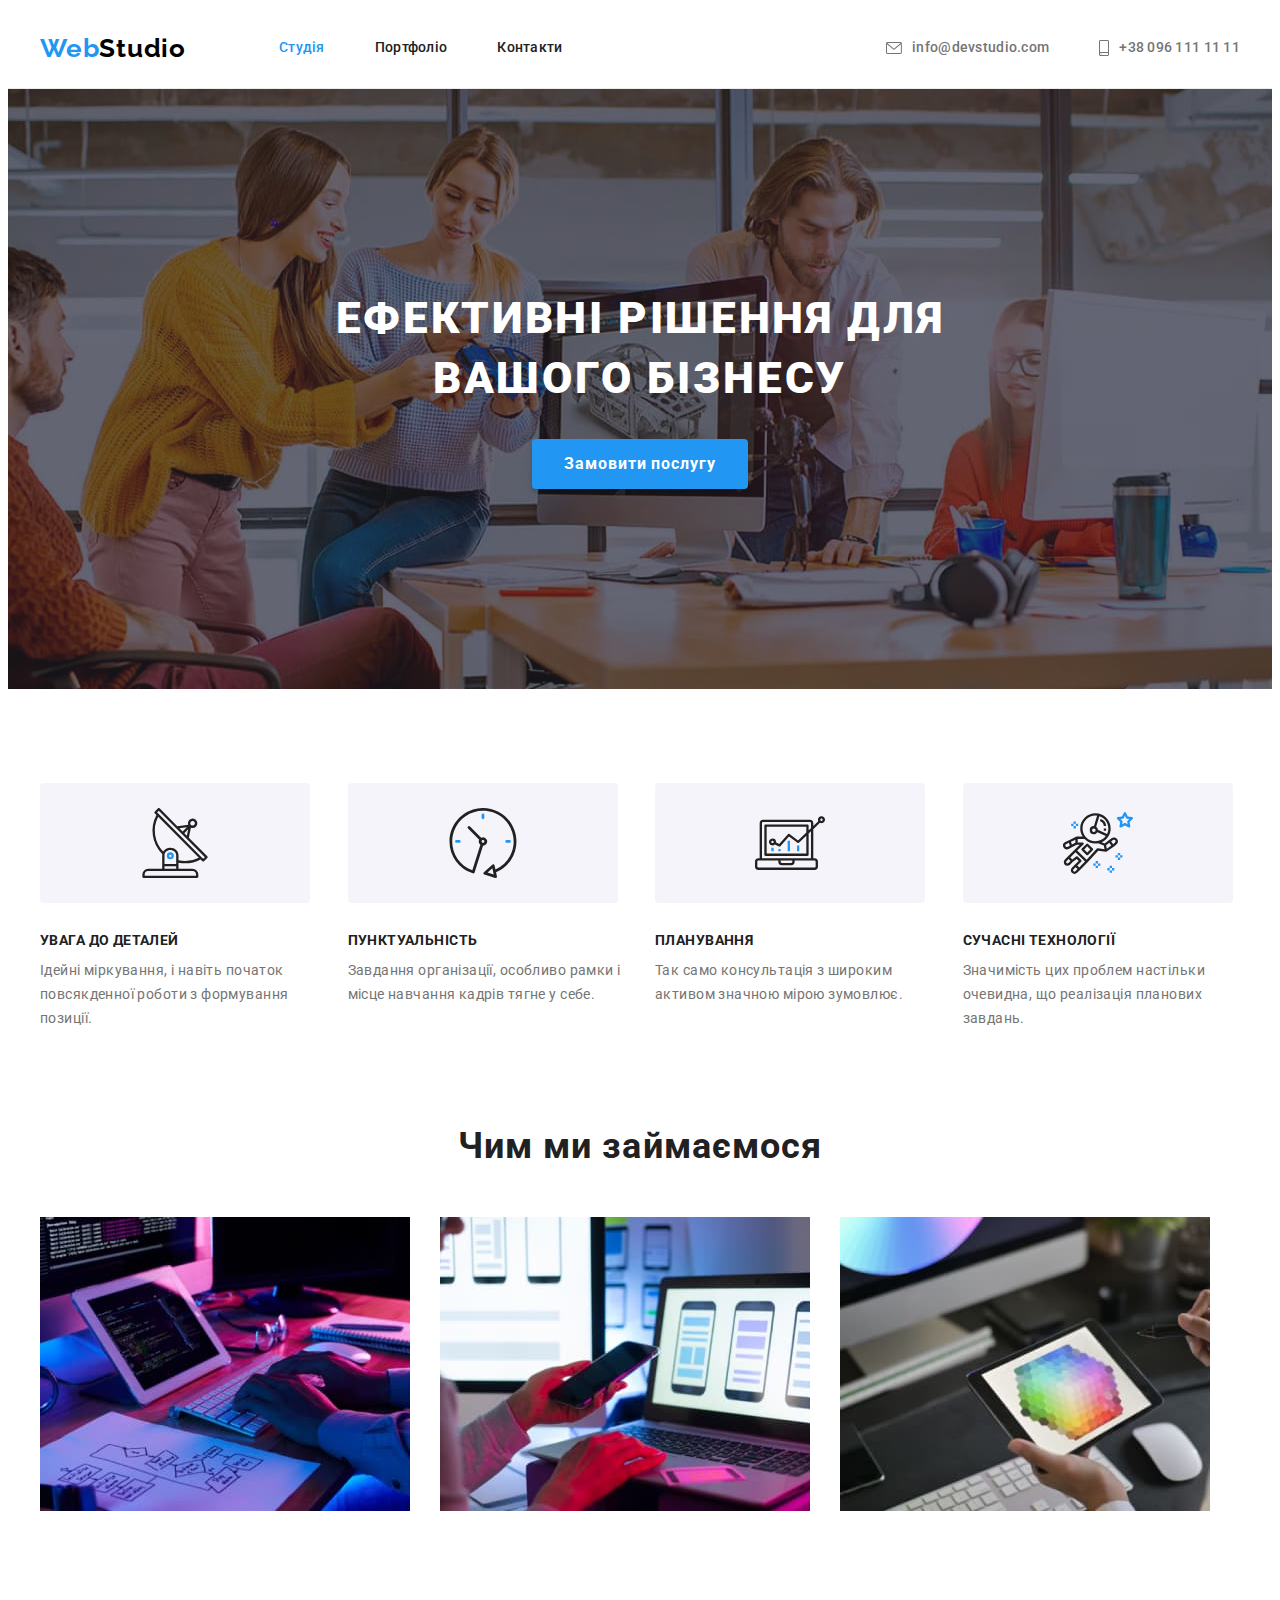
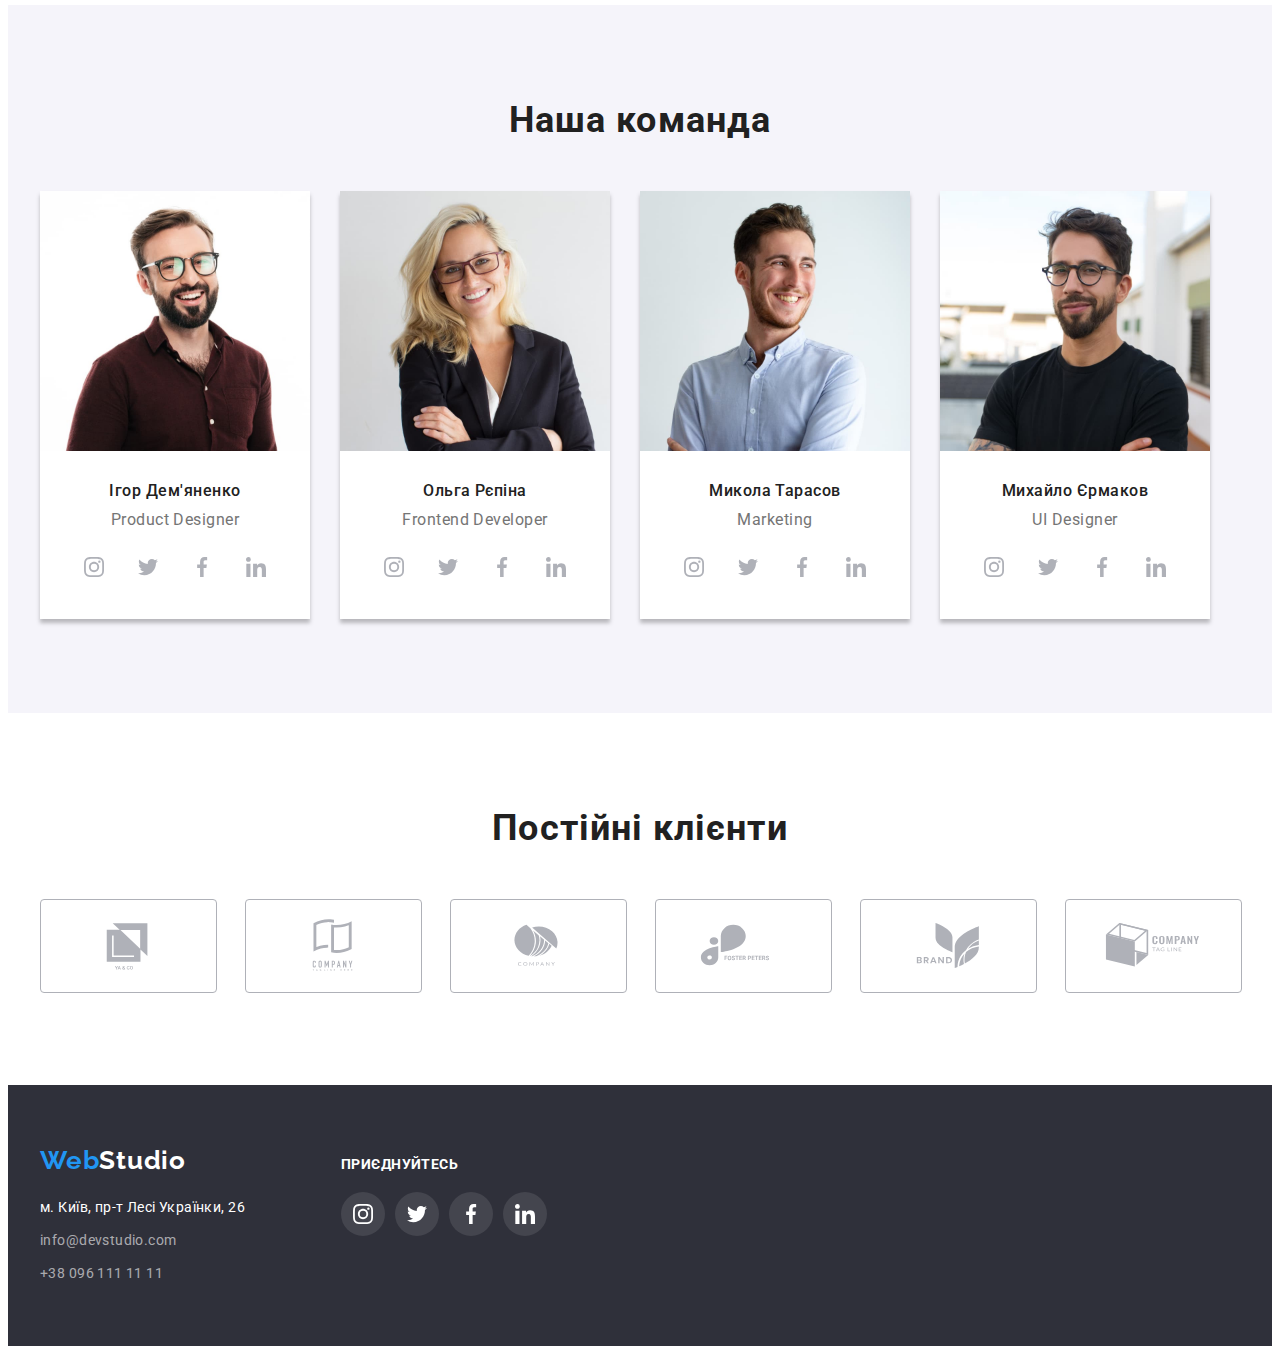
<file: index.html>
<!DOCTYPE html>
<html lang="uk">
  <head>
    <meta charset="UTF-8" />
    <meta http-equiv="X-UA-Compatible" content="IE=edge" />
    <meta name="viewport" content="width=device-width, initial-scale=1.0" />
    <title>WebStudio</title>
    <link rel="preconnect" href="https://fonts.googleapis.com" />
    <link rel="preconnect" href="https://fonts.gstatic.com" crossorigin />
    <link
      href="https://fonts.googleapis.com/css2?family=Raleway:wght@700&family=Roboto:wght@400;500;700;900&display=swap"
      rel="stylesheet"
    />
    <link
      rel="stylesheet"
      href="https://cdnjs.cloudflare.com/ajax/libs/modern-normalize/1.1.0/modern-normalize.min.css"
      integrity="sha512-wpPYUAdjBVSE4KJnH1VR1HeZfpl1ub8YT/NKx4PuQ5NmX2tKuGu6U/JRp5y+Y8XG2tV+wKQpNHVUX03MfMFn9Q=="
      crossorigin="anonymous"
      referrerpolicy="no-referrer"
    />
    <link rel="stylesheet" href="./css/styles.css" />
  </head>
  <body>
    <header class="header">
      <div class="container header-container">
        <nav class="header-navigation">
          <a class="header-logo link" href="index.html" lang="en"
            ><span class="header-logo-word">Web</span>Studio</a
          >
          <ul class="header-list list">
            <li class="header-item">
              <a class="header-link link current" href="./index.html">Студія</a>
            </li>
            <li class="header-item">
              <a class="header-link link" href="./portfolio.html">Портфоліо</a>
            </li>
            <li class="header-item">
              <a class="header-link link" href="">Контакти</a>
            </li>
          </ul>
        </nav>
        <ul class="header-contact-list list">
          <li class="header-contact-item">
            <a class="header-contact-link link" href="mailto:info@devstudio.com"
              ><svg class="header-contact-icon" width="16" height="12">
                <use href="./images/icons.svg#icon-envelope"></use></svg
              >info@devstudio.com</a
            >
          </li>
          <li class="header-contact-item">
            <a class="header-contact-link link" href="tel:+380961111111"
              ><svg class="header-contact-icon" width="10" height="16">
                <use href="./images/icons.svg#icon-smartphone"></use></svg
              >+38 096 111 11 11</a
            >
          </li>
        </ul>
      </div>
    </header>
    <main>
      <section class="hero">
        <h1 class="hero-title">Ефективні рішення для вашого бізнесу</h1>
        <button class="hero-btn" type="button">Замовити послугу</button>
      </section>
      <section class="about section">
        <div class="container">
          <h2 class="about-title visually-hidden">Наші особливості</h2>
          <ul class="about-list list">
            <li class="about-item">
              <h3 class="about-subtitle">Увага до деталей</h3>
              <p class="about-text">
                Ідейні міркування, і навіть початок повсякденної роботи з
                формування позиції.
              </p>
            </li>
            <li class="about-item">
              <h3 class="about-subtitle">Пунктуальність</h3>
              <p class="about-text">
                Завдання організації, особливо рамки і місце навчання кадрів
                тягне у себе.
              </p>
            </li>
            <li class="about-item">
              <h3 class="about-subtitle">Планування</h3>
              <p class="about-text">
                Так само консультація з широким активом значною мірою зумовлює.
              </p>
            </li>
            <li class="about-item">
              <h3 class="about-subtitle">Сучасні технології</h3>
              <p class="about-text">
                Значимість цих проблем настільки очевидна, що реалізація
                планових завдань.
              </p>
            </li>
          </ul>
        </div>
      </section>
      <section class="duty section duty-reset">
        <div class="container">
          <h2 class="duty-title">Чим ми займаємося</h2>
          <ul class="duty-list list">
            <li class="duty-item">
              <img
                src="./images/box1.jpg"
                alt="зайнятість"
                width="370"
                height="294"
              />
            </li>
            <li class="duty-item">
              <img
                src="./images/box2.jpg"
                alt="зайнятість"
                width="370"
                height="294"
              />
            </li>
            <li class="duty-item">
              <img
                src="./images/box3.jpg"
                alt="зайнятість"
                width="370"
                height="294"
              />
            </li>
          </ul>
        </div>
      </section>
      <section class="team section">
        <div class="container">
          <h2 class="team-title">Наша команда</h2>
          <ul class="team-list list">
            <li class="team-item">
              <img src="./images/member1.jpg" alt="команда" width="270" />
              <div class="team-wrap">
                <h3 class="team-subtitle">Ігор Дем'яненко</h3>
                <p class="team-text" lang="en">Product Designer</p>
                <ul class="teammate-soc-list list">
                  <li class="teammate-soc-item">
                    <a
                      class="teammate-soc-link link"
                      href=""
                      target="_blank"
                      rel="noopener noreferrer nofollow"
                    >
                      <svg class="teammate-soc-icon" width="20" height="20">
                        <use href="./images/icons.svg#icon-instagram"></use>
                      </svg>
                    </a>
                  </li>
                  <li class="teammate-soc-item">
                    <a
                      class="teammate-soc-link link"
                      href=""
                      target="_blank"
                      rel="noopener noreferrer nofollow"
                    >
                      <svg class="teammate-soc-icon" width="20" height="20">
                        <use href="./images/icons.svg#icon-twitter"></use></svg
                    ></a>
                  </li>
                  <li class="teammate-soc-item">
                    <a
                      class="teammate-soc-link link"
                      href=""
                      target="_blank"
                      rel="noopener noreferrer nofollow"
                    >
                      <svg class="teammate-soc-icon" width="20" height="20">
                        <use href="./images/icons.svg#icon-facebook"></use>
                      </svg>
                    </a>
                  </li>
                  <li class="teammate-soc-item">
                    <a
                      class="teammate-soc-link link"
                      href=""
                      target="_blank"
                      rel="noopener noreferrer nofollow"
                      ><svg class="teammate-soc-icon" width="20" height="20">
                        <use href="./images/icons.svg#icon-linkedin"></use>
                      </svg>
                    </a>
                  </li>
                </ul>
              </div>
            </li>
            <li class="team-item">
              <img src="./images/member2.jpg" alt="команда" width="270" />
              <div class="team-wrap">
                <h3 class="team-subtitle">Ольга Рєпіна</h3>
                <p class="team-text" lang="en">Frontend Developer</p>
                <ul class="teammate-soc-list list">
                  <li class="teammate-soc-item">
                    <a
                      class="teammate-soc-link link"
                      href=""
                      target="_blank"
                      rel="noopener noreferrer nofollow"
                    >
                      <svg class="teammate-soc-icon" width="20" height="20">
                        <use href="./images/icons.svg#icon-instagram"></use>
                      </svg>
                    </a>
                  </li>
                  <li class="teammate-soc-item">
                    <a
                      class="teammate-soc-link link"
                      href=""
                      target="_blank"
                      rel="noopener noreferrer nofollow"
                    >
                      <svg class="teammate-soc-icon" width="20" height="20">
                        <use href="./images/icons.svg#icon-twitter"></use></svg
                    ></a>
                  </li>
                  <li class="teammate-soc-item">
                    <a
                      class="teammate-soc-link link"
                      href=""
                      target="_blank"
                      rel="noopener noreferrer nofollow"
                    >
                      <svg class="teammate-soc-icon" width="20" height="20">
                        <use href="./images/icons.svg#icon-facebook"></use>
                      </svg>
                    </a>
                  </li>
                  <li class="teammate-soc-item">
                    <a
                      class="teammate-soc-link link"
                      href=""
                      target="_blank"
                      rel="noopener noreferrer nofollow"
                      ><svg class="teammate-soc-icon" width="20" height="20">
                        <use href="./images/icons.svg#icon-linkedin"></use>
                      </svg>
                    </a>
                  </li>
                </ul>
              </div>
            </li>
            <li class="team-item">
              <img src="./images/member3.jpg" alt="команда" width="270" />
              <div class="team-wrap">
                <h3 class="team-subtitle">Микола Тарасов</h3>
                <p class="team-text" lang="en">Marketing</p>
                <ul class="teammate-soc-list list">
                  <li class="teammate-soc-item">
                    <a
                      class="teammate-soc-link link"
                      href=""
                      target="_blank"
                      rel="noopener noreferrer nofollow"
                    >
                      <svg class="teammate-soc-icon" width="20" height="20">
                        <use href="./images/icons.svg#icon-instagram"></use>
                      </svg>
                    </a>
                  </li>
                  <li class="teammate-soc-item">
                    <a
                      class="teammate-soc-link link"
                      href=""
                      target="_blank"
                      rel="noopener noreferrer nofollow"
                    >
                      <svg class="teammate-soc-icon" width="20" height="20">
                        <use href="./images/icons.svg#icon-twitter"></use></svg
                    ></a>
                  </li>
                  <li class="teammate-soc-item">
                    <a
                      class="teammate-soc-link link"
                      href=""
                      target="_blank"
                      rel="noopener noreferrer nofollow"
                    >
                      <svg class="teammate-soc-icon" width="20" height="20">
                        <use href="./images/icons.svg#icon-facebook"></use>
                      </svg>
                    </a>
                  </li>
                  <li class="teammate-soc-item">
                    <a
                      class="teammate-soc-link link"
                      href=""
                      target="_blank"
                      rel="noopener noreferrer nofollow"
                      ><svg class="teammate-soc-icon" width="20" height="20">
                        <use href="./images/icons.svg#icon-linkedin"></use>
                      </svg>
                    </a>
                  </li>
                </ul>
              </div>
            </li>
            <li class="team-item">
              <img src="./images/member4.jpg" alt="команда" width="270" />
              <div class="team-wrap">
                <h3 class="team-subtitle">Михайло Єрмаков</h3>
                <p class="team-text" lang="en">UI Designer</p>
                <ul class="teammate-soc-list list">
                  <li class="teammate-soc-item">
                    <a
                      class="teammate-soc-link link"
                      href=""
                      target="_blank"
                      rel="noopener noreferrer nofollow"
                    >
                      <svg class="teammate-soc-icon" width="20" height="20">
                        <use href="./images/icons.svg#icon-instagram"></use>
                      </svg>
                    </a>
                  </li>
                  <li class="teammate-soc-item">
                    <a
                      class="teammate-soc-link link"
                      href=""
                      target="_blank"
                      rel="noopener noreferrer nofollow"
                    >
                      <svg class="teammate-soc-icon" width="20" height="20">
                        <use href="./images/icons.svg#icon-twitter"></use></svg
                    ></a>
                  </li>
                  <li class="teammate-soc-item">
                    <a
                      class="teammate-soc-link link"
                      href=""
                      target="_blank"
                      rel="noopener noreferrer nofollow"
                    >
                      <svg class="teammate-soc-icon" width="20" height="20">
                        <use href="./images/icons.svg#icon-facebook"></use>
                      </svg>
                    </a>
                  </li>
                  <li class="teammate-soc-item">
                    <a
                      class="teammate-soc-link link"
                      href=""
                      target="_blank"
                      rel="noopener noreferrer nofollow"
                      ><svg class="teammate-soc-icon" width="20" height="20">
                        <use href="./images/icons.svg#icon-linkedin"></use>
                      </svg>
                    </a>
                  </li>
                </ul>
              </div>
            </li>
          </ul>
        </div>
      </section>
      <section class="client-section section">
        <div class="container">
          <h2 class="client-title">Постійні клієнти</h2>
          <ul class="client-list list">
            <li class="client-item">
              <a class="client-link link" href="">
                <svg class="client-icon" width="106" height="60">
                  <use href="./images/icons.svg#icon-logo1"></use>
                </svg>
              </a>
            </li>
            <li class="client-item">
              <a class="client-link link" href=""
                ><svg class="client-icon" width="106" height="60">
                  <use href="./images/icons.svg#icon-logo2"></use></svg
              ></a>
            </li>
            <li class="client-item">
              <a class="client-link link" href=""
                ><svg class="client-icon" width="106" height="60">
                  <use href="./images/icons.svg#icon-logo3"></use></svg
              ></a>
            </li>
            <li class="client-item">
              <a class="client-link link" href=""
                ><svg class="client-icon" width="106" height="60">
                  <use href="./images/icons.svg#icon-logo4"></use></svg
              ></a>
            </li>
            <li class="client-item">
              <a class="client-link link" href=""
                ><svg class="client-icon" width="106" height="60">
                  <use href="./images/icons.svg#icon-logo5"></use></svg
              ></a>
            </li>
            <li class="client-item">
              <a class="client-link link" href=""
                ><svg class="client-icon" width="106" height="60">
                  <use href="./images/icons.svg#icon-logo6"></use></svg
              ></a>
            </li>
          </ul>
        </div>
      </section>
    </main>
    <footer class="footer">
      <div class="footer-container container">
        <div class="">
          <a class="footer-logo link" href="/" lang="en"
            ><span class="footer-logo-word">Web</span>Studio</a
          >
          <address class="footer-address">
            <ul class="footer-list list">
              <li class="footer-item">
                <a
                  class="footer-address-link link"
                  href="https://goo.gl/maps/eVGx38HnrU8xBjFv9"
                  target="_blank"
                  rel="noopener noreferrer nofollow"
                  >м. Київ, пр-т Лесі Українки, 26
                </a>
              </li>
              <li class="footer-item">
                <a class="footer-link link" href="mailto:info@devstudio.com"
                  >info@devstudio.com</a
                >
              </li>
              <li class="footer-item">
                <a class="footer-link link" href="tel:+380961111111"
                  >+38 096 111 11 11</a
                >
              </li>
            </ul>
          </address>
        </div>
        <div class="">
          <h3 class="footer-title">приєднуйтесь</h3>
          <ul class="footer-soc-list list">
            <li class="footer-soc-item">
              <a
                class="footer-soc-link link"
                href=""
                target="_blank"
                rel="noopener noreferrer nofollow"
              >
                <svg class="footer-soc-icon" width="20" height="20">
                  <use href="./images/icons.svg#icon-instagram"></use>
                </svg>
              </a>
            </li>
            <li class="footer-soc-item">
              <a
                class="footer-soc-link link"
                href=""
                target="_blank"
                rel="noopener noreferrer nofollow"
              >
                <svg class="footer-soc-icon" width="20" height="20">
                  <use href="./images/icons.svg#icon-twitter"></use></svg
              ></a>
            </li>
            <li class="footer-soc-item">
              <a
                class="footer-soc-link link"
                href=""
                target="_blank"
                rel="noopener noreferrer nofollow"
              >
                <svg class="footer-soc-icon" width="20" height="20">
                  <use href="./images/icons.svg#icon-facebook"></use>
                </svg>
              </a>
            </li>
            <li class="footer-soc-item">
              <a
                class="footer-soc-link link"
                href=""
                target="_blank"
                rel="noopener noreferrer nofollow"
                ><svg class="footer-soc-icon" width="20" height="20">
                  <use href="./images/icons.svg#icon-linkedin"></use>
                </svg>
              </a>
            </li>
          </ul>
        </div>
      </div>
    </footer>
  </body>
</html>
</file>
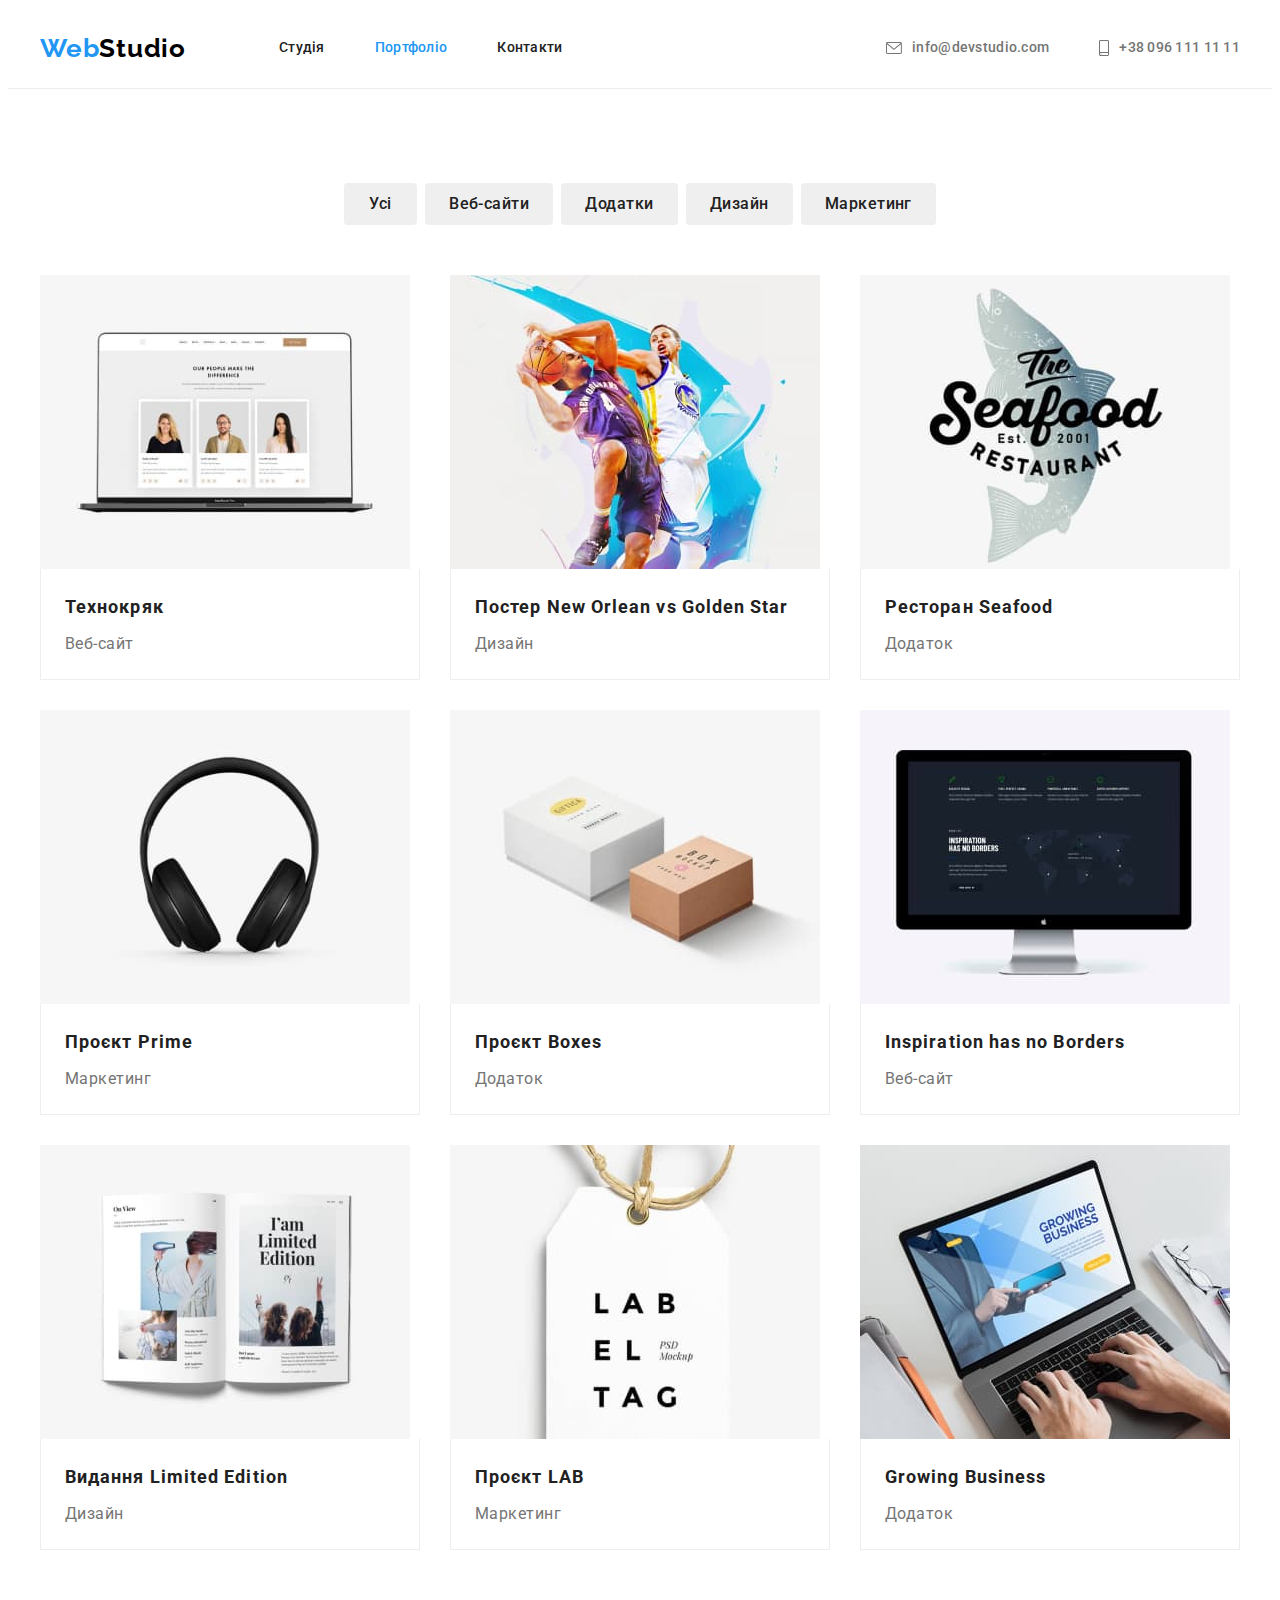
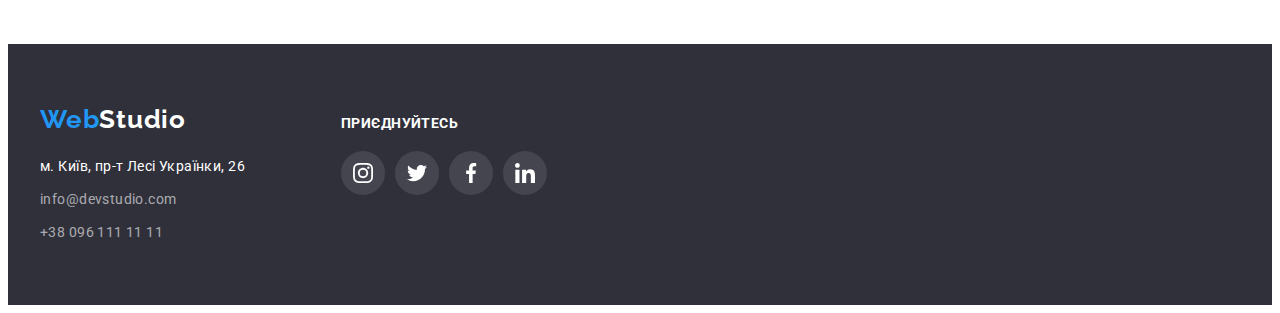
<file: portfolio.html>
<!DOCTYPE html>
<html lang="uk">
  <head>
    <meta charset="UTF-8" />
    <meta http-equiv="X-UA-Compatible" content="IE=edge" />
    <meta name="viewport" content="width=device-width, initial-scale=1.0" />
    <title>WebStudio</title>
    <link rel="preconnect" href="https://fonts.googleapis.com" />
    <link rel="preconnect" href="https://fonts.gstatic.com" crossorigin />
    <link
      href="https://fonts.googleapis.com/css2?family=Raleway:wght@700&family=Roboto:wght@400;500;700;900&display=swap"
      rel="stylesheet"
    />
    <link
      rel="stylesheet"
      href="https://cdnjs.cloudflare.com/ajax/libs/modern-normalize/1.1.0/modern-normalize.min.css"
      integrity="sha512-wpPYUAdjBVSE4KJnH1VR1HeZfpl1ub8YT/NKx4PuQ5NmX2tKuGu6U/JRp5y+Y8XG2tV+wKQpNHVUX03MfMFn9Q=="
      crossorigin="anonymous"
      referrerpolicy="no-referrer"
    />
    <link rel="stylesheet" href="./css/styles.css" />
  </head>
  <body>
    <header class="header">
      <div class="container header-container">
        <nav class="header-navigation">
          <a class="header-logo link" href="index.html" lang="en"
            ><span class="header-logo-word">Web</span>Studio</a
          >
          <ul class="header-list list">
            <li class="header-item">
              <a class="header-link link" href="./index.html">Студія</a>
            </li>
            <li class="header-item">
              <a class="header-link link current" href="./portfolio.html"
                >Портфоліо</a
              >
            </li>
            <li class="header-item">
              <a class="header-link link" href="">Контакти</a>
            </li>
          </ul>
        </nav>
        <ul class="header-contact-list list">
          <li class="header-contact-item">
            <a class="header-contact-link link" href="mailto:info@devstudio.com"
              ><svg class="header-contact-icon" width="16" height="12">
                <use href="./images/icons.svg#icon-envelope"></use></svg
              >info@devstudio.com</a
            >
          </li>
          <li class="header-contact-item">
            <a class="header-contact-link link" href="tel:+380961111111"
              ><svg class="header-contact-icon" width="10" height="16">
                <use href="./images/icons.svg#icon-smartphone"></use></svg
              >+38 096 111 11 11</a
            >
          </li>
        </ul>
      </div>
    </header>
    <main>
      <section class="portfolio section">
        <div class="container link">
          <h1 class="portfolio-title visually-hidden">Портфоліо</h1>
          <ul class="filter-list list">
            <li class="filter-item">
              <button class="filter-btn" type="button">Усі</button>
            </li>
            <li class="filter-item">
              <button class="filter-btn" type="button">Веб-сайти</button>
            </li>
            <li class="filter-item">
              <button class="filter-btn" type="button">Додатки</button>
            </li>
            <li class="filter-item">
              <button class="filter-btn" type="button">Дизайн</button>
            </li>
            <li class="filter-item">
              <button class="filter-btn" type="button">Маркетинг</button>
            </li>
          </ul>
          <ul class="portfolio-list list">
            <li class="portfolio-item">
              <a class="portfolio-link" href="">
                <img src="./images/portfolio1.jpg" alt="проєкти" />
                <div class="portfolio-wrap">
                  <h2 class="portfolio-subtitle">Технокряк</h2>
                  <p class="portfolio-text">Веб-сайт</p>
                </div>
              </a>
            </li>
            <li class="portfolio-item">
              <a class="portfolio-link" href="">
                <img src="./images/portfolio2.jpg" alt="проєкти" />
                <div class="portfolio-wrap">
                  <h2 class="portfolio-subtitle">
                    Постер New Orlean vs Golden Star
                  </h2>
                  <p class="portfolio-text">Дизайн</p>
                </div>
              </a>
            </li>
            <li class="portfolio-item">
              <a class="portfolio-link" href="">
                <img src="./images/portfolio3.jpg" alt="проєкти" />
                <div class="portfolio-wrap">
                  <h2 class="portfolio-subtitle">Ресторан Seafood</h2>
                  <p class="portfolio-text">Додаток</p>
                </div>
              </a>
            </li>
            <li class="portfolio-item">
              <a class="portfolio-link" href="">
                <img src="./images/portfolio4.jpg" alt="проєкти" />
                <div class="portfolio-wrap">
                  <h2 class="portfolio-subtitle">Проєкт Prime</h2>
                  <p class="portfolio-text">Маркетинг</p>
                </div>
              </a>
            </li>
            <li class="portfolio-item">
              <a class="portfolio-link" href="">
                <img src="./images/portfolio5.jpg" alt="проєкти" />
                <div class="portfolio-wrap">
                  <h2 class="portfolio-subtitle">Проєкт Boxes</h2>
                  <p class="portfolio-text">Додаток</p>
                </div>
              </a>
            </li>
            <li class="portfolio-item">
              <a class="portfolio-link" href="">
                <img src="./images/portfolio6.jpg" alt="проєкти" />
                <div class="portfolio-wrap">
                  <h2 class="portfolio-subtitle">Inspiration has no Borders</h2>
                  <p class="portfolio-text">Веб-сайт</p>
                </div>
              </a>
            </li>
            <li class="portfolio-item">
              <a class="portfolio-link" href="">
                <img src="./images/portfolio7.jpg" alt="проєкти" />
                <div class="portfolio-wrap">
                  <h2 class="portfolio-subtitle">Видання Limited Edition</h2>
                  <p class="portfolio-text">Дизайн</p>
                </div>
              </a>
            </li>
            <li class="portfolio-item">
              <a class="portfolio-link" href="">
                <img src="./images/portfolio8.jpg" alt="проєкти" />
                <div class="portfolio-wrap">
                  <h2 class="portfolio-subtitle">Проєкт LAB</h2>
                  <p class="portfolio-text">Маркетинг</p>
                </div>
              </a>
            </li>
            <li class="portfolio-item">
              <a class="portfolio-link" href="">
                <img src="./images/portfolio9.jpg" alt="проєкти" />
                <div class="portfolio-wrap">
                  <h2 class="portfolio-subtitle">Growing Business</h2>
                  <p class="portfolio-text">Додаток</p>
                </div>
              </a>
            </li>
          </ul>
        </div>
      </section>
    </main>
   <footer class="footer">
      <div class="footer-container container">
        <div class="">
          <a class="footer-logo link" href="/" lang="en"
            ><span class="footer-logo-word">Web</span>Studio</a
          >
          <address class="footer-address">
            <ul class="footer-list list">
              <li class="footer-item">
                <a
                  class="footer-address-link link"
                  href="https://goo.gl/maps/eVGx38HnrU8xBjFv9"
                  target="_blank"
                  rel="noopener noreferrer nofollow"
                  >м. Київ, пр-т Лесі Українки, 26
                </a>
              </li>
              <li class="footer-item">
                <a class="footer-link link" href="mailto:info@devstudio.com"
                  >info@devstudio.com</a
                >
              </li>
              <li class="footer-item">
                <a class="footer-link link" href="tel:+380961111111"
                  >+38 096 111 11 11</a
                >
              </li>
            </ul>
          </address>
        </div>
        <div class="">
          <h3 class="footer-title">приєднуйтесь</h3>
          <ul class="footer-soc-list list">
            <li class="footer-soc-item">
              <a
                class="footer-soc-link link"
                href=""
                target="_blank"
                rel="noopener noreferrer nofollow"
              >
                <svg class="footer-soc-icon" width="20" height="20">
                  <use href="./images/icons.svg#icon-instagram"></use>
                </svg>
              </a>
            </li>
            <li class="footer-soc-item">
              <a
                class="footer-soc-link link"
                href=""
                target="_blank"
                rel="noopener noreferrer nofollow"
              >
                <svg class="footer-soc-icon" width="20" height="20">
                  <use href="./images/icons.svg#icon-twitter"></use></svg
              ></a>
            </li>
            <li class="footer-soc-item">
              <a
                class="footer-soc-link link"
                href=""
                target="_blank"
                rel="noopener noreferrer nofollow"
              >
                <svg class="footer-soc-icon" width="20" height="20">
                  <use href="./images/icons.svg#icon-facebook"></use>
                </svg>
              </a>
            </li>
            <li class="footer-soc-item">
              <a
                class="footer-soc-link link"
                href=""
                target="_blank"
                rel="noopener noreferrer nofollow"
                ><svg class="footer-soc-icon" width="20" height="20">
                  <use href="./images/icons.svg#icon-linkedin"></use>
                </svg>
              </a>
            </li>
          </ul>
        </div>
      </div>
    </footer>
  </body>
</html>
</file>
<file: css/styles.css>
body {
  font-family: roboto, sans-serif;
  background-color: var(--main-background-color);
}

:root {
  --main-background-color: #ffffff;
  --second-background-color: #2f303a;
  --light-background-color: #f5f4fa;
  --main-title-color: #212121;
  --main-text-color: #757575;
  --origin-black: #000000;
  --accent-color: #2196f3;
  --main-border-color: #afb1b8;
}

p,
h1,
h2,
h3,
h4,
h5,
h6 {
  margin: 0;
}

ul,
ol {
  margin: 0;
  padding-left: 0;
}

button {
  cursor: pointer;
}

address {
  font-style: normal;
}

img {
  display: block;
  max-width: 100%;
  height: auto;
}

a {
  text-decoration: none;
}

.list {
  list-style: none;
}

.link {
  text-decoration: none;
}

.container {
  width: 1200px;
  padding-left: 15px;
  padding-right: 15px;
  margin: 0 auto;
}

.section {
  padding-top: 94px;
  padding-bottom: 94px;
}

.duty-reset {
  padding-top: 0px;
}

.current {
  color: var(--accent-color);
}

.visually-hidden {
  position: absolute;
  white-space: nowrap;
  width: 1px;
  height: 1px;
  overflow: hidden;
  border: 0;
  padding: 0;
  clip: rect(0 0 0 0);
  clip-path: inset(50%);
  margin: -1px;
}

.header {
  border-bottom: 1px solid #ececec;
}

.header-container {
  display: flex;
  align-items: center;
  justify-content: space-between;
}

.header-navigation {
  display: flex;
  align-items: center;
}
.header-logo {
  font-family: "Raleway", sans-serif;
  font-weight: 700;
  font-size: 26px;
  line-height: 1.19;
  letter-spacing: 0.03em;
  color: var(--origin-black);
  margin-right: 93px;
}
.header-logo-word {
  color: var(--accent-color);
}

.header-list {
  display: flex;
  gap: 50px;
}

.header-item {
}

.header-link {
  font-weight: 500;
  font-size: 14px;
  line-height: 1.14;
  letter-spacing: 0.02em;
  color: var(--main-title-color);
  display: block;
  padding-top: 32px;
  padding-bottom: 32px;
}

.header-contact-list {
  display: flex;
  gap: 50px;
}
.header-contact-item {
}

.header-contact-link {
  font-weight: 500;
  font-size: 14px;
  line-height: 1.14;
  letter-spacing: 0.02em;
  color: var(--main-text-color);
  display: flex;
  padding-top: 32px;
  padding-bottom: 32px;
  gap: 10px;
  align-items: center;
}

.header-contact-icon {
  fill: currentColor;
}

.header-link:hover,
.header-link:focus,
.header-contact-link:hover,
.header-contact-link:focus,
.footer-address-link:hover,
.footer-address-link:focus,
.footer-link:hover,
.footer-link:focus {
  color: var(--accent-color);
}

.current {
  color: var(--accent-color);
}

.hero {
  background-color: #c4c4c4;
  background-image: linear-gradient(
      rgba(47, 48, 58, 0.4),
      rgba(47, 48, 58, 0.4)
    ),
    url(../images/hero-bg.jpg);
  background-repeat: no-repeat;
  background-position: center;
  background-size: cover;
  padding-top: 200px;
  padding-bottom: 200px;
  text-align: center;
  max-width: 1600px;
  margin: 0 auto;
}

.hero-title {
  font-weight: 900;
  font-size: 44px;
  line-height: 1.36;
  letter-spacing: 0.06em;
  text-transform: uppercase;
  color: var(--main-background-color);
  margin-bottom: 30px;
  max-width: 696px;
  display: block;
  margin-left: auto;
  margin-right: auto;
}

.hero-btn {
  font-family: inherit;
  font-style: normal;
  font-weight: 700;
  font-size: 16px;
  line-height: 1.88;
  align-items: center;
  letter-spacing: 0.06em;
  color: var(--main-background-color);
  background: var(--accent-color);
  cursor: pointer;
  padding: 10px 32px;
  min-width: 216px;
  border-radius: 4px;
  border: 0;
  box-shadow: 0px 4px 4px rgba(0, 0, 0, 0.15);
}

.hero-btn:hover,
.hero-btn:focus {
  background-color: var(--accent-color);
}

.about-title {
}

.about-list {
  display: flex;
  gap: 30px;
}

.about-item {
  flex-basis: calc((100% - 90px) / 4);
}

.about-item::before {
  content: "";
  width: 270px;
  height: 120px;
  display: block;
  background-color: var(--light-background-color);
  border-radius: 4px;
  margin-bottom: 30px;
}

.about-item:nth-child(1)::before {
  background-image: url(../images/antenna.svg);
  background-repeat: no-repeat;
  background-position: center;
  background-size: 70px 70px;
}

.about-item:nth-child(2)::before {
  background-image: url(../images/clock.svg);
  background-repeat: no-repeat;
  background-position: center;
  background-size: 70px 70px;
}

.about-item:nth-child(3)::before {
  background-image: url(../images/diagram.svg);
  background-repeat: no-repeat;
  background-position: center;
  background-size: 70px 70px;
}

.about-item:nth-child(4)::before {
  background-image: url(../images/astronaut.svg);
  background-repeat: no-repeat;
  background-position: center;
  background-size: 70px 70px;
}

.about-subtitle {
  font-weight: 700;
  font-size: 14px;
  line-height: 1.14;
  letter-spacing: 0.03em;
  text-transform: uppercase;
  color: var(--main-title-color);
  margin-bottom: 10px;
  /* flex-basis: calc((100% -90px) / 4); */
}
.about-text {
  font-weight: 400;
  font-size: 14px;
  line-height: 1.71;
  letter-spacing: 0.03em;
  color: var(--main-text-color);
  /* flex-basis: calc((100% -90px) / 4); */
}

.duty {
}
.duty-title {
  font-weight: 700;
  font-size: 36px;
  line-height: 1.17;
  text-align: center;
  letter-spacing: 0.03em;
  color: var(--main-title-color);
  margin-bottom: 50px;
}
.duty-list {
  display: flex;
  gap: 30px;
}
.duty-item {
}

.team {
  background: var(--light-background-color);
}

.team-title {
  font-weight: 700;
  font-size: 36px;
  line-height: 1.17;
  text-align: center;
  letter-spacing: 0.03em;
  color: var(--main-title-color);
  margin-bottom: 50px;
}
.team-list {
  display: flex;
  gap: 30px;
}

.team-wrap {
  padding-top: 30px;
  padding-bottom: 30px;
}

.team-item {
  background: var(--main-background-color);
  box-shadow: 0px 4px 4px rgba(0, 0, 0, 0.25);
}

.team-subtitle {
  font-weight: 500;
  font-size: 16px;
  line-height: 1.19;
  text-align: center;
  letter-spacing: 0.03em;
  color: var(--main-title-color);
  margin-bottom: 10px;
}
.team-text {
  font-weight: 400;
  font-size: 16px;
  line-height: 1.19;
  text-align: center;
  letter-spacing: 0.03em;
  color: var(--main-text-color);
  margin-bottom: 16px;
}

.teammate-soc-list {
  display: flex;
  justify-content: center;
  gap: 10px;
}

.teammate-soc-item {
  width: 44px;
  height: 44px;
}

.teammate-soc-link {
  width: 100%;
  height: 100%;
  border-radius: 50%;
  display: flex;
  align-items: center;
  justify-content: center;
  color: var(--main-border-color);
}

.teammate-soc-icon {
  fill: currentColor;
}

.teammate-soc-link:hover,
.teammate-soc-link:focus {
  background-color: var(--accent-color);
  color: var(--main-background-color);
}

.client-section {
}
.client-title {
  font-weight: 700;
  font-size: 36px;
  line-height: 42px;
  text-align: center;
  letter-spacing: 0.03em;
  color: var(--main-title-color);
  margin-bottom: 50px;
}
.client-list {
  display: flex;
  gap: 30px;
}
.client-item {
  width: calc((100% - 150px) / 6);
  height: 92px;
}
.client-link {
  width: 100%;
  height: 100%;
  border: 1px solid var(--main-border-color);
  border-radius: 4px;
  display: flex;
  align-items: center;
  justify-content: center;
  fill: var(--main-border-color);
}

.client-link:hover,
.client-link:focus {
  border-color: var(--accent-color);
  fill: var(--accent-color);
}

.footer {
  background: var(--second-background-color);
  padding-top: 60px;
  padding-bottom: 60px;
  /* display: flex;
  align-items: baseline; */
}

.footer-container {
  display: flex;
  gap: 70px;
  align-items: baseline;
}

.footer-logo {
  font-family: "Raleway", sans-serif;
  font-weight: 700;
  font-size: 26px;
  line-height: 1.19;
  letter-spacing: 0.03em;
  color: var(--main-background-color);
}

.footer-logo-word {
  color: var(--accent-color);
}

.footer-address {
  margin-top: 20px;
  min-width: 231px;
}

.footer-list {
  font-style: normal;
}

.footer-item:not(:last-child) {
  margin-bottom: 9px;
}
.footer-address-link {
  font-weight: 400;
  font-size: 14px;
  line-height: 1.71;
  letter-spacing: 0.03em;
  color: var(--main-background-color);
}
.footer-link {
  font-weight: 400;
  font-size: 14px;
  line-height: 1.71;
  letter-spacing: 0.03em;
  color: rgba(255, 255, 255, 0.6);
}

.footer-title {
  font-weight: 700;
  font-size: 14px;
  line-height: 16px;
  letter-spacing: 0.03em;
  text-transform: uppercase;
  color: var(--main-background-color);
  margin-bottom: 20px;
}

.footer-soc-list {
  display: flex;
  gap: 10px;
}
.footer-soc-item {
  width: 44px;
  height: 44px;
}
.footer-soc-link {
  width: 100%;
  height: 100%;
  border-radius: 50%;
  display: flex;
  align-items: center;
  justify-content: center;
  background-color: rgba(255, 255, 255, 0.1);
  color: var(--main-background-color);
}
.footer-soc-icon {
  fill: currentColor;
}

.footer-soc-link:hover,
.footer-soc-link:focus {
  background-color: var(--accent-color);
}

.portfolio {
}

.portfolio-title {
}
.filter-list {
  display: flex;
  justify-content: center;
  margin-bottom: 50px;
  gap: 8px;
}

.filter-item {
}
.filter-btn {
  font-family: inherit;
  font-weight: 500;
  font-size: 16px;
  line-height: 1.62;
  text-align: center;
  letter-spacing: 0.03em;
  color: var(--main-title-color);
  border-color: var(--light-background-color);
  cursor: pointer;
  border-color: transparent;
  padding: 6px 22px;
  min-width: 73px;
  border-radius: 4px;
}

.filter-btn:hover,
.filter-btn:focus {
  color: var(--main-background-color);
  background-color: var(--accent-color);
  box-shadow: 0px 3px 1px rgba(0, 0, 0, 0.1), 0px 1px 2px rgba(0, 0, 0, 0.08),
    0px 2px 2px rgba(0, 0, 0, 0.12);
}

.portfolio-list {
  display: flex;
  flex-wrap: wrap;
  row-gap: 30px;
  column-gap: 30px;
}

.portfolio-item {
  flex-basis: calc((100% - 60px) / 3);
}

.portfolio-link:hover,
.portfolio-link:focus {
  display: block;
  box-shadow: 0px 1px 1px rgba(0, 0, 0, 0.12), 0px 4px 4px rgba(0, 0, 0, 0.06),
    1px 4px 6px rgba(0, 0, 0, 0.16);
}

.portfolio-wrap {
  padding: 20px 24px;
  border-left: 1px solid #eeeeee;
  border-bottom: 1px solid #eeeeee;
  border-right: 1px solid #eeeeee;
}

.portfolio-subtitle {
  font-weight: 700;
  font-size: 18px;
  line-height: 2;
  letter-spacing: 0.06em;
  color: var(--main-title-color);
  margin-bottom: 4px;
}
.portfolio-text {
  font-weight: 400;
  font-size: 16px;
  line-height: 1.88;
  letter-spacing: 0.03em;
  color: var(--main-text-color);
}
</file>
